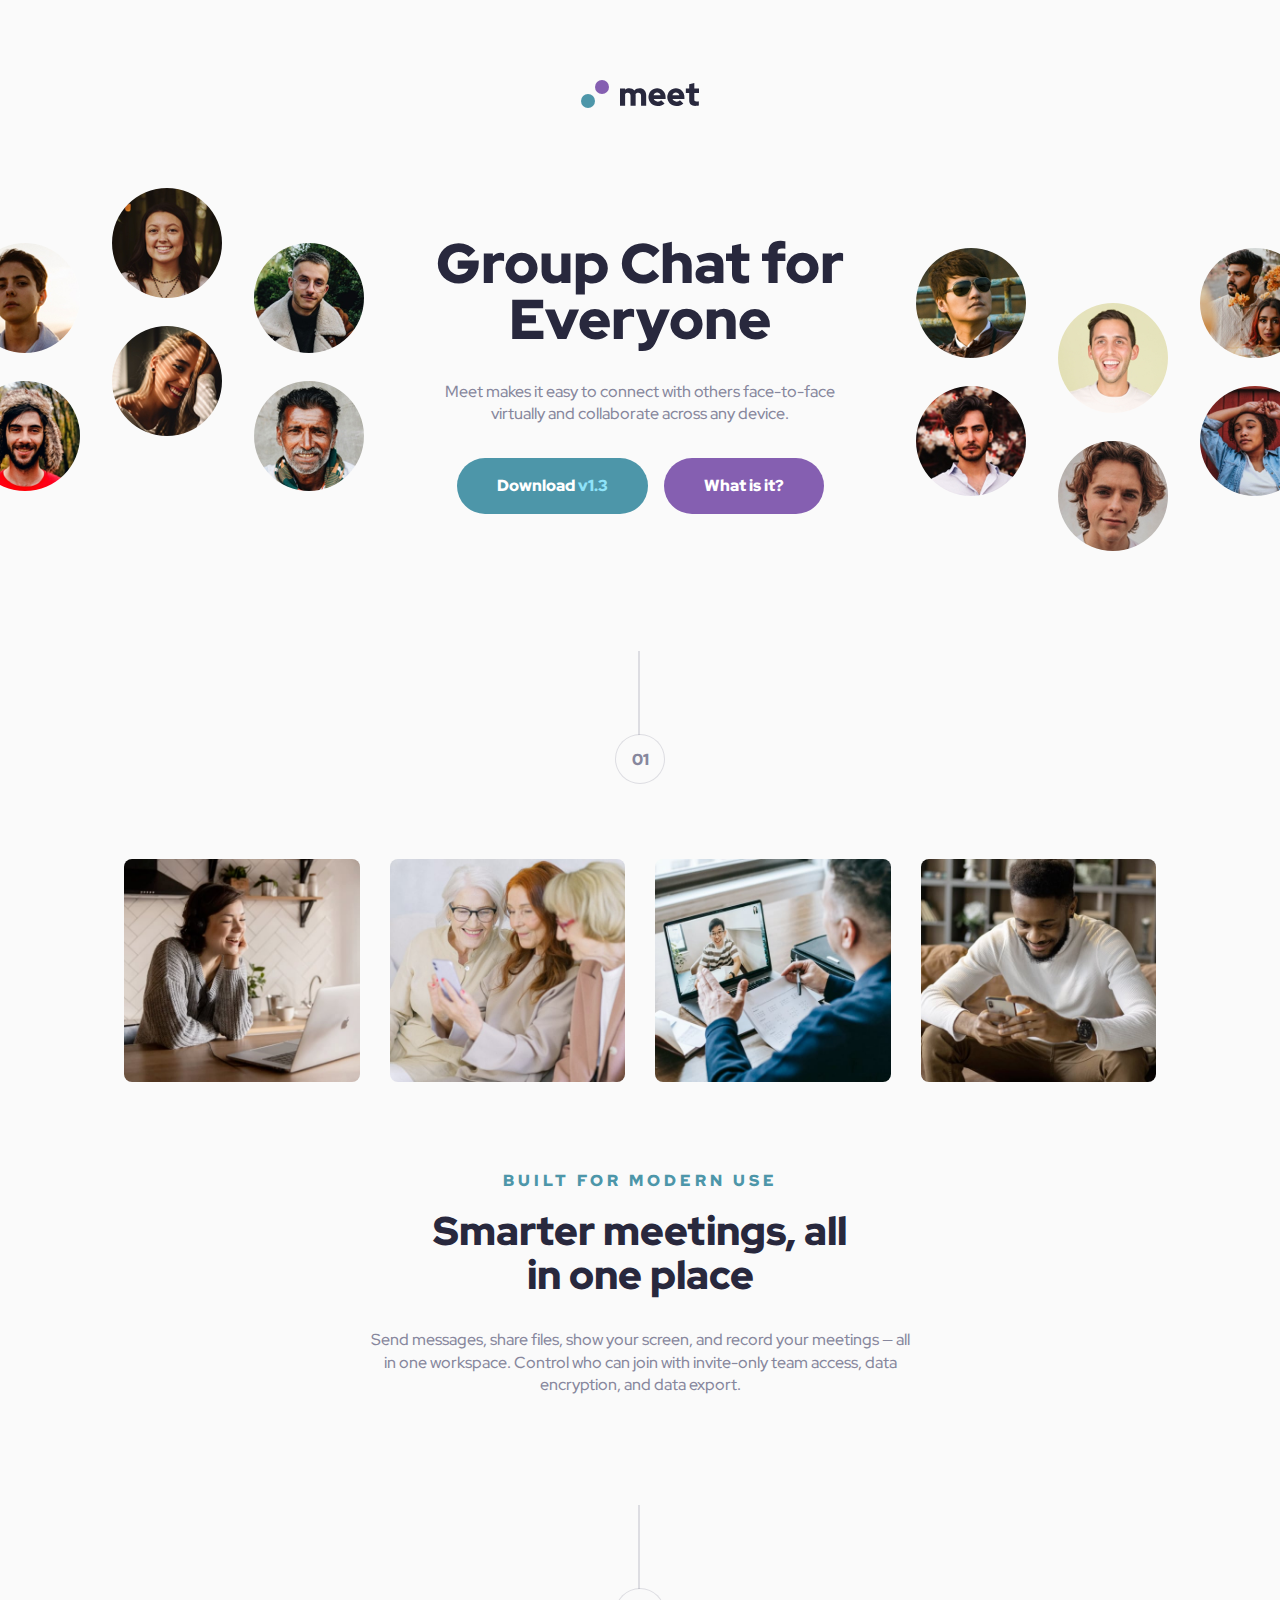
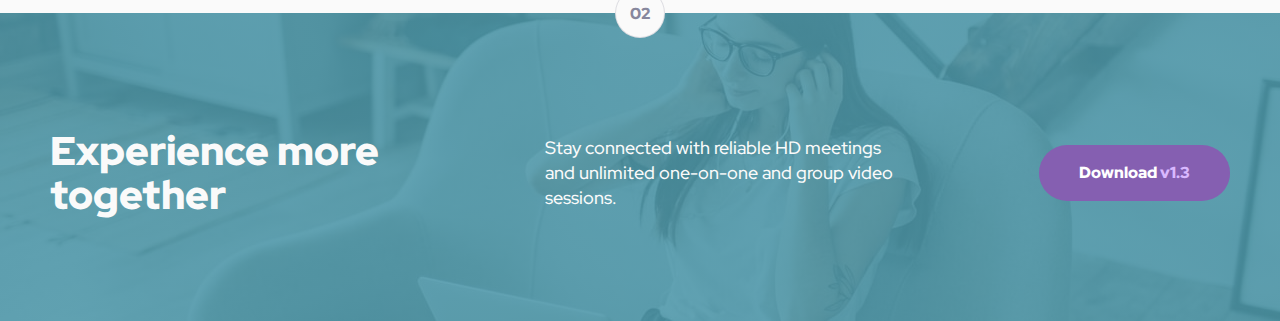
<file: index.html>
<!DOCTYPE html>
<html lang="en">
  <head>
    <meta charset="UTF-8" />
    <meta name="viewport" content="width=device-width, initial-scale=1.0" />
    <link
      rel="icon"
      type="image/png"
      sizes="32x32"
      href="./assets/favicon-32x32.png"
    />
    <link rel="preconnect" href="https://fonts.googleapis.com" />
    <link rel="preconnect" href="https://fonts.gstatic.com" crossorigin />
    <link
      href="https://fonts.googleapis.com/css2?family=Red+Hat+Display:wght@500;900&display=swap"
      rel="stylesheet"
    />
    <link rel="stylesheet" href="css/style.css" />
    <link rel="stylesheet" href="css/media.css" />
    <title>Frontend Mentor | Meet landing page</title>
  </head>
  <body>
    <header>
      <img
        class="img-logo"
        src="starter-code/assets/logo.svg"
        alt="The logo of Meet, a group chat software"
      />
    </header>
    <main>
      <section class="section-hero">
        <div class="hero-content">
          <div class="hero-img-container-left">
            <img
              class="img-hero-left"
              src="starter-code/assets/desktop/image-hero-left.png"
              alt
              aria-hidden="true"
            />
          </div>
          <div class="hero-middle">
            <h1 class="primary-heading">Group Chat for Everyone</h1>
            <p class="description">
              Meet makes it easy to connect with others face-to-face virtually
              and collaborate across any device.
            </p>
            <div class="btns">
              <button class="btn btn--blue">
                Download <span class="btn-ver">v1.3</span>
              </button>
              <a class="btn btn--purple" href="#">What is it?</a>
            </div>
          </div>
          <div class="hero-img-container-right">
            <img
              class="img-hero-right"
              src="starter-code/assets/desktop/image-hero-right.png"
              alt
              aria-hidden="true"
            />
          </div>
        </div>
      </section>
      <section class="section-features">
        <div class="container-gallery">
          <!-- POSITIONED CIRCLE -->
          <div class="circle position">01</div>
          <figure class="img-gallery-container">
            <img
              class="img-gallery"
              src="starter-code/assets/desktop/image-woman-in-videocall.jpg"
              alt="A woman in a video call on her laptop."
            />
          </figure>
          <figure class="img-gallery-container">
            <img
              class="img-gallery"
              src="starter-code/assets/desktop/image-women-videochatting.jpg"
              alt="A group of individuals in a video chat on a phone."
            />
          </figure>
          <figure class="img-gallery-container">
            <img
              class="img-gallery"
              src="starter-code/assets/desktop/image-men-in-meeting.jpg"
              alt="Two people in a video conference meeting."
            />
          </figure>
          <figure class="img-gallery-container">
            <img
              class="img-gallery"
              src="starter-code/assets/desktop/image-man-texting.jpg"
              alt="A man texting on his phone."
            />
          </figure>
        </div>
        <div class="container-text">
          <p class="subheading">Built for modern use</p>
          <h2 class="secondary-heading">Smarter meetings, all in one place</h2>
          <p class="description center">
            Send messages, share files, show your screen, and record your
            meetings — all in one workspace. Control who can join with
            invite-only team access, data encryption, and data export.
          </p>
        </div>
      </section>
    </main>
    <footer>
      <!-- POSITIONED CIRCLE -->
      <div class="circle position2">02</div>
      <div class="footer-content">
        <h2 class="footer-heading">Experience more together</h2>
        <p class="footer-description">
          Stay connected with reliable HD meetings and unlimited one-on-one and
          group video sessions.
        </p>
        <button class="btn btn--purple">
          Download <span class="btn-ver">v1.3</span>
        </button>
      </div>
    </footer>
  </body>
</html>
</file>
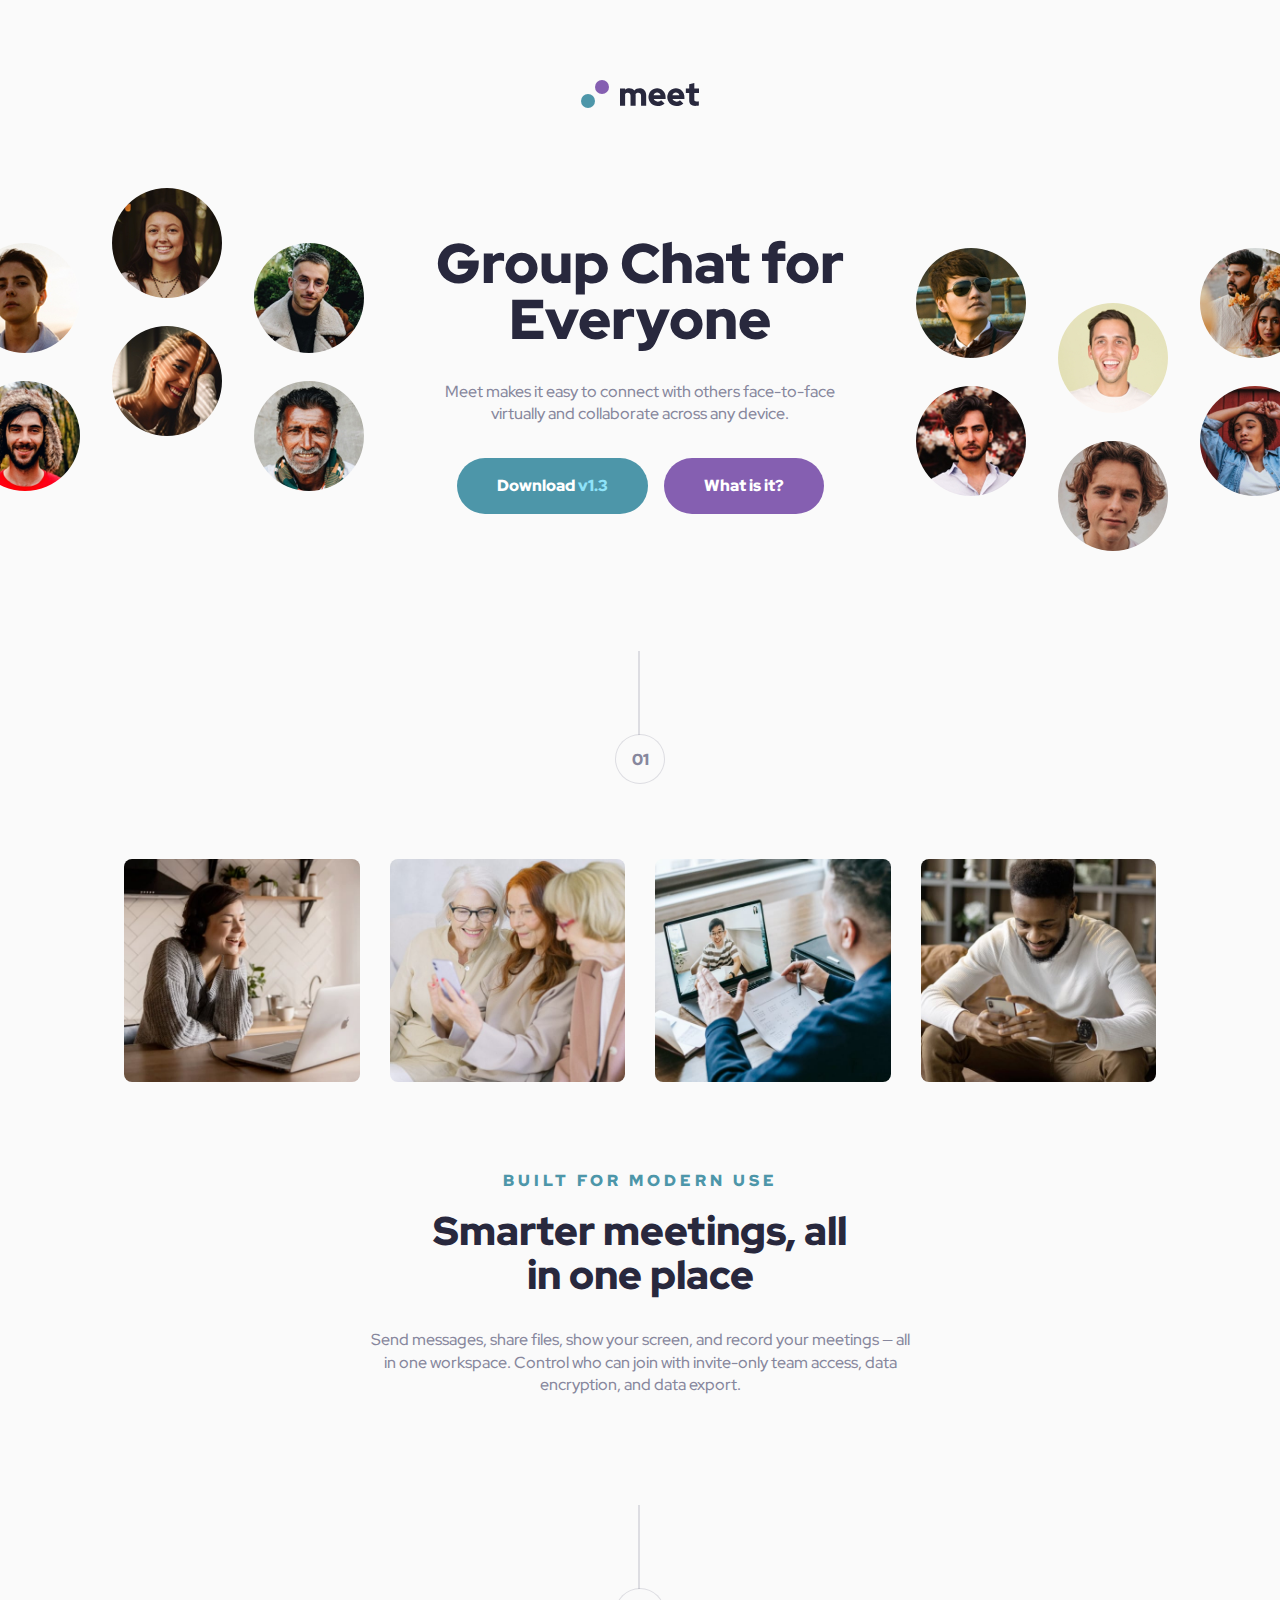
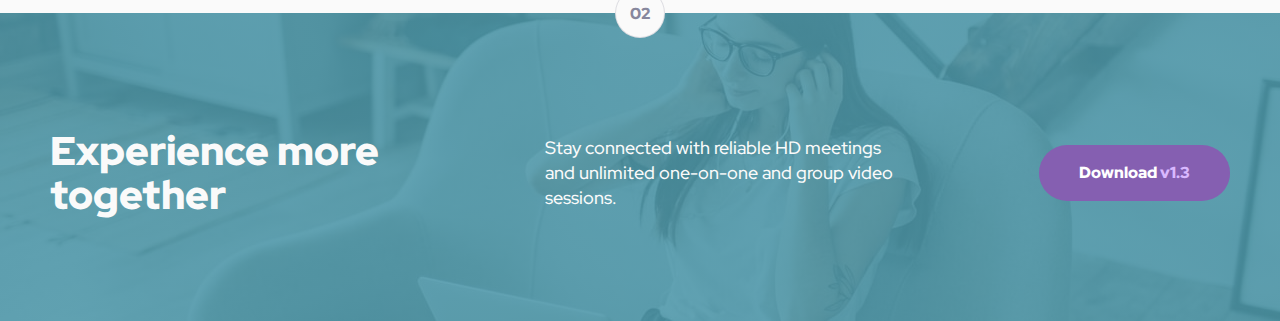
<file: starter-code/index.html>
<!DOCTYPE html>
<html lang="en">
  <head>
    <meta charset="UTF-8" />
    <meta name="viewport" content="width=device-width, initial-scale=1.0" />
    <link
      rel="icon"
      type="image/png"
      sizes="32x32"
      href="./assets/favicon-32x32.png"
    />
    <link rel="preconnect" href="https://fonts.googleapis.com" />
    <link rel="preconnect" href="https://fonts.gstatic.com" crossorigin />
    <link
      href="https://fonts.googleapis.com/css2?family=Red+Hat+Display:wght@500;900&display=swap"
      rel="stylesheet"
    />
    <link rel="stylesheet" href="../css/style.css" />
    <link rel="stylesheet" href="../css/media.css" />
    <title>Frontend Mentor | Meet landing page</title>
  </head>
  <body>
    <header>
      <img
        class="img-logo"
        src="assets/logo.svg"
        alt="The logo of Meet, a group chat software"
      />
    </header>
    <main>
      <section class="section-hero">
        <div class="hero-content">
          <!-- MAKE SURE THAT IMGS ARE IN A CONTAINER 4 RESPONSIVENESS -->
          <div class="hero-img-container-left">
            <img
              class="img-hero-left"
              src="assets/desktop/image-hero-left.png"
              alt
              aria-hidden="true"
            />
          </div>
          <div class="hero-middle">
            <h1 class="primary-heading">Group Chat for Everyone</h1>
            <p class="description">
              Meet makes it easy to connect with others face-to-face virtually
              and collaborate across any device.
            </p>
            <div class="btns">
              <button class="btn btn--blue">
                Download <span class="btn-ver">v1.3</span>
              </button>
              <a class="btn btn--purple" href="#">What is it?</a>
            </div>
          </div>
          <div class="hero-img-container-right">
            <img
              class="img-hero-right"
              src="assets/desktop/image-hero-right.png"
              alt
              aria-hidden="true"
            />
          </div>
        </div>
      </section>
      <section class="section-features">
        <div class="container-gallery">
          <div class="circle position">01</div>
          <figure class="img-gallery-container">
            <img
              class="img-gallery"
              src="assets/desktop/image-woman-in-videocall.jpg"
              alt="A woman in a video call on her laptop."
            />
          </figure>
          <figure class="img-gallery-container">
            <img
              class="img-gallery"
              src="assets/desktop/image-women-videochatting.jpg"
              alt="A group of individuals in a video chat on a phone."
            />
          </figure>
          <figure class="img-gallery-container">
            <img
              class="img-gallery"
              src="assets/desktop/image-men-in-meeting.jpg"
              alt="Two people in a video conference meeting."
            />
          </figure>
          <figure class="img-gallery-container">
            <img
              class="img-gallery"
              src="assets/desktop/image-man-texting.jpg"
              alt="A man texting on his phone."
            />
          </figure>
        </div>
        <div class="container-text">
          <p class="subheading">Built for modern use</p>
          <h2 class="secondary-heading">Smarter meetings, all in one place</h2>
          <p class="description center">
            Send messages, share files, show your screen, and record your
            meetings — all in one workspace. Control who can join with
            invite-only team access, data encryption, and data export.
          </p>
        </div>
      </section>
    </main>
    <footer>
      <div class="circle position2">02</div>
      <div class="footer-content">
        <h2 class="footer-heading">Experience more together</h2>
        <p class="footer-description">
          Stay connected with reliable HD meetings and unlimited one-on-one and
          group video sessions.
        </p>
        <button class="btn btn--purple">
          Download <span class="btn-ver">v1.3</span>
        </button>
      </div>
    </footer>
  </body>
</html>
</file>
<file: css/media.css>
@media (max-width: 83.4375em) {
  .hero-middle {
    max-width: 409px;
  }

  footer {
    padding: 116px 50px 104px 50px;
  }

  .primary-heading {
    font-size: 3.5rem;
  }

  .description {
    font-size: 1rem;
  }
}

/* TABLET VIEW */
@media (max-width: 63.6875em) {
  .hero-content {
    column-gap: 32px;
    row-gap: 72px;
    grid-template-columns: auto auto;
    grid-template-rows: auto;
    grid-template-areas:
      "img1 img2"
      "text text";
    justify-content: center;
  }

  .hero-img-container-left {
    grid-area: img1;
  }

  .hero-img-container-right {
    grid-area: img2;
  }

  .hero-middle {
    grid-area: text;
    justify-self: center;
    max-width: 28.5625rem;
  }

  .primary-heading {
    font-size: 3rem;
  }

  .description {
    line-height: 1.6;
  }

  .img-hero-left {
    transform: translate(0, 0);
  }

  .img-hero-right {
    transform: translate(0, 0);
  }

  .container-gallery {
    margin-bottom: 3rem;
  }

  .container-text {
    max-width: 35.8125rem;
  }

  footer {
    padding: 92px 50px 66px 50px;
    background-position: center;
  }

  .footer-content {
    flex-direction: column;
    text-align: center;
  }

  .footer-heading {
    max-width: 28.5625rem;
    margin-bottom: 2rem;
  }

  .footer-description {
    max-width: 35.8125rem;
    margin-bottom: 40px;
  }
}

/* MOBILE VIEW */
@media (max-width: 41.0625em) {
  body {
    padding-top: 48px;
  }

  .section-hero {
    padding-top: 54px;
    padding-bottom: 268px;
  }

  .hero-content {
    column-gap: 16px;
    row-gap: 48px;
  }

  .primary-heading {
    font-size: 2.5rem;
    line-height: 1.1;
    margin-bottom: 1.5rem;
  }

  .btns {
    flex-direction: column;
  }

  .hero-middle {
    padding: 0 24px;
  }

  .container-gallery {
    grid-template-columns: 1fr 1fr;
    column-gap: 16px;
    row-gap: 11px;
    margin-bottom: 4rem;
  }

  .subheading {
    margin-bottom: 1.5rem;
  }

  .secondary-heading {
    font-size: 2rem;
  }

  .container-text {
    padding: 0 24px;
  }

  .section-features {
    padding-bottom: 154px;
  }

  footer {
    padding: 92px 24px 72px 24px;
  }

  .footer-heading {
    font-size: 2rem;
    margin-bottom: 24px;
  }

  .footer-description {
    margin-bottom: 2rem;
  }
}
</file>
<file: css/style.css>
/*
  Josh's Custom CSS Reset
  https://www.joshwcomeau.com/css/custom-css-reset/
*/
*,
*::before,
*::after {
  box-sizing: border-box;
}
* {
  margin: 0;
  padding: 0;
}
html,
body {
  height: 100%;
}
body {
  line-height: 1.5;
  -webkit-font-smoothing: antialiased;
}
/* img,
picture,
video,
canvas,
svg {
  display: block;
  max-width: 100%;
} */
input,
button,
textarea,
select {
  font: inherit;
}

body {
  font-size: 1.125rem;
  font-family: "Red Hat Display", sans-serif;
  background: #fafafa;
  padding-top: 80px;
}

header {
  text-align: center;
}

.section-hero {
  padding: 120px 0 314px 0;
}

.hero-content {
  display: grid;
  justify-content: space-between;
  grid-template-columns: auto auto auto;
}

.hero-middle {
  max-width: 540px;
  text-align: center;
}

.primary-heading {
  font-size: 4rem;
  font-weight: 900;
  line-height: 1;
  color: #28283d;
  margin-bottom: 2.125rem;
}

.description {
  font-size: 1.125rem;
  font-weight: 500;
  line-height: 1.4;
  color: #87879d;
  margin-bottom: 2rem;
}

.btns {
  display: flex;
  justify-content: center;
  gap: 16px;
  align-items: center;
}

.btn {
  font-size: 1rem;
  font-weight: 900;
  color: #ffffff;
  display: inline-block;
  padding: 16px 40px;
  border: none;
  cursor: pointer;
  text-decoration: none;
  border-radius: 29px;
}

.btn--blue .btn-ver {
  color: #8fe3f9;
}

.btn--purple .btn-ver {
  color: #d9b8ff;
}

.btn--blue {
  background: #4d96a9;
}

.btn--blue:hover {
  background: #71c0d4;
}

.btn--purple {
  background: #855fb1;
}

.btn--purple:hover {
  background: #b18bdd;
}

.img-hero-left {
  max-width: 100%;
  transform: translate(-30px, -47px);
}

.img-hero-right {
  max-width: 100%;
  transform: translate(30px, 13px);
}

.section-features {
  padding-bottom: 184px;
}

.container-gallery {
  position: relative;
  padding: 0 39px;
  max-width: 69.375rem;
  margin: 0 auto;
  display: grid;
  grid-template-columns: repeat(4, 1fr);
  column-gap: 30px;
  margin-bottom: 5rem;
}

.img-gallery {
  border-radius: 8px;
  width: 100%;
}

.container-text {
  max-width: 33.75rem;
  margin: 0 auto;
  display: flex;
  flex-direction: column;
  align-items: center;
}

.subheading {
  font-size: 1rem;
  font-weight: 900;
  letter-spacing: 4px;
  color: #4d96a9;
  text-transform: uppercase;
  margin-bottom: 1rem;
}

.secondary-heading {
  text-align: center;
  max-width: 445px;
  font-size: 2.5rem;
  font-weight: 900;
  line-height: 1.1;
  color: #28283d;
  margin-bottom: 2rem;
}

.center {
  text-align: center;
}

footer {
  position: relative;
  padding: 116px 165px 104px 165px;
  background: linear-gradient(
      rgba(77, 151, 169, 0.88),
      rgba(77, 151, 169, 0.88)
    ),
    url(../starter-code/assets/desktop/image-footer.jpg) no-repeat;
  background-size: cover;
}

.footer-content {
  display: flex;
  justify-content: space-between;
  align-items: center;
}

.footer-heading {
  font-size: 2.5rem;
  max-width: 350px;
  font-weight: 900;
  line-height: 1.1;
  color: #fafafa;
}

.footer-description {
  font-size: 1.125rem;
  max-width: 350px;
  font-weight: 500;
  line-height: 1.4;
  color: #fafafa;
}

.circle {
  position: absolute;
  top: 0;
  left: 50%;
  font-size: 1rem;
  font-weight: 900;
  color: #87879d;
  background: #fafafa;
  border: 1px solid rgba(135, 135, 157, 0.25);
  width: 50px;
  height: 50px;
  border-radius: 50%;
  text-align: center;
  line-height: 50px;
  vertical-align: middle;
}

.position {
  transform: translate(-50%, -125px);
}

.position2 {
  transform: translate(-50%, -50%);
}

/* LINE ABOVE CIRCLE */
.circle::after {
  position: absolute;
  right: 50%;
  bottom: 100%;
  content: "";
  border: 1px solid rgba(135, 135, 157, 0.25);
  height: 84px;
}
</file>
